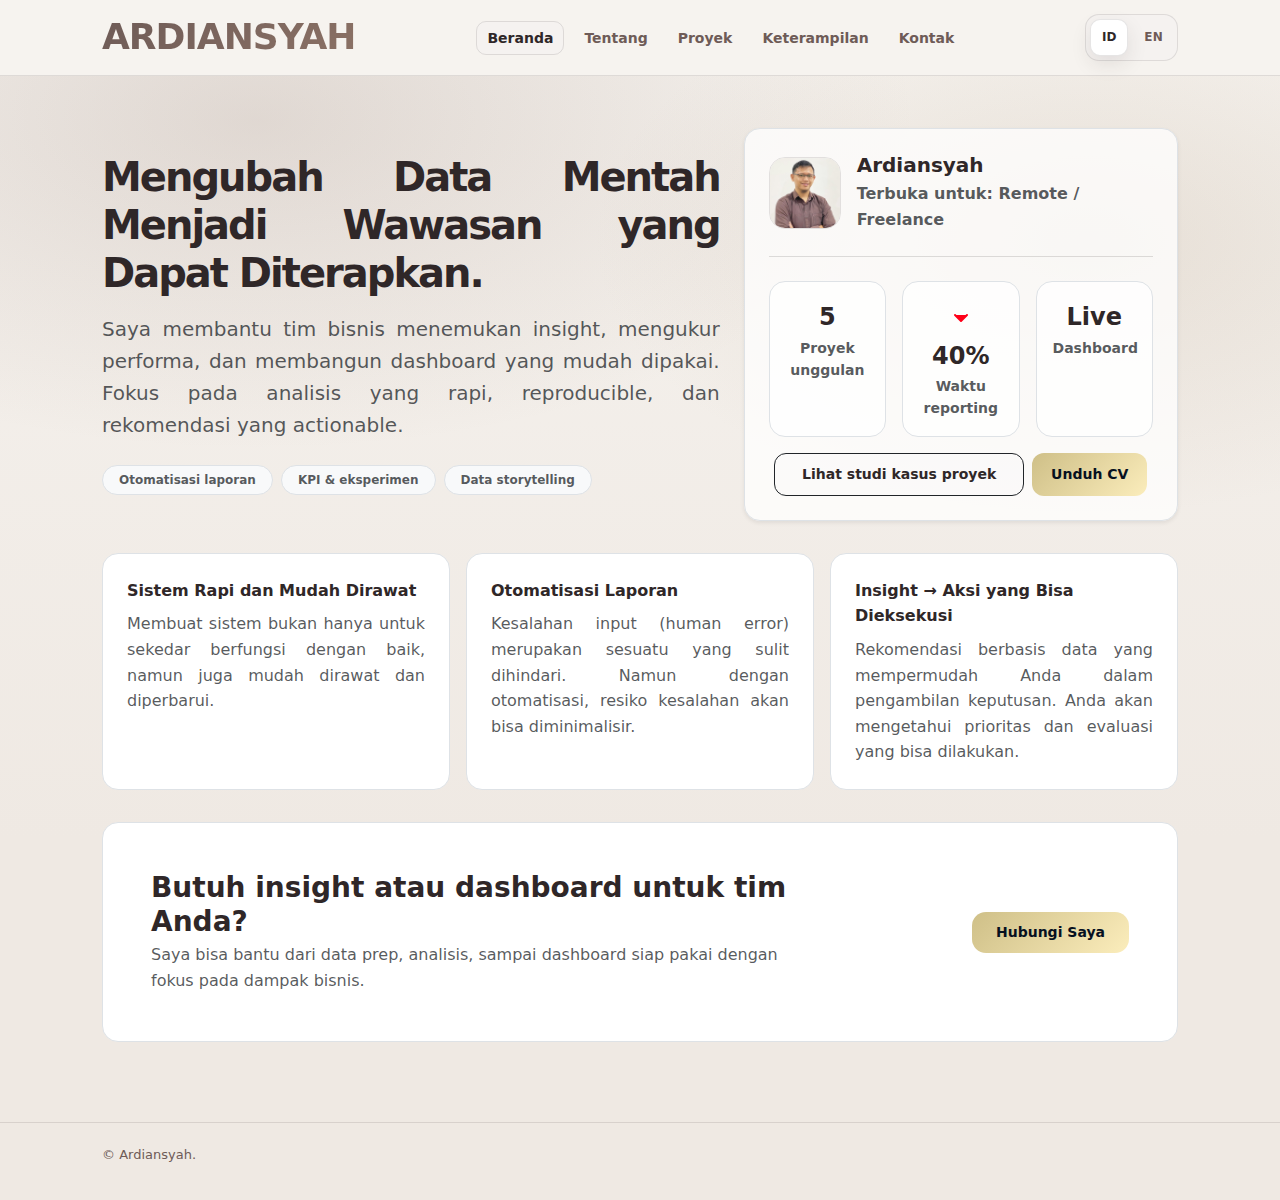
<file: index.html>
<!doctype html>
<html lang="id">

<head>
    <meta charset="utf-8" />
    <meta name="viewport" content="width=device-width, initial-scale=1" />
    <title>Ardiansyah — Data Analyst Portfolio</title>

    <!-- meta description i18n biasanya tidak perlu (optional, bisa dibuat dinamis via JS jika mau) -->
    <meta name="description"
        content="Portofolio Data Analyst: proyek analitik, dashboard, SQL, Python, dan insight berbasis data." />
    <meta name="theme-color" content="#0b1220" />
    <meta property="og:title" content="Ardiansyah — Data Analyst Portfolio" />
    <meta property="og:description"
        content="Proyek data analytics, dashboard, SQL, Python, dan insight berbasis data." />
    <meta property="og:type" content="website" />
    <meta property="og:image" content="assets/img/profile.jpg" />

    <!-- Set lang sedini mungkin agar tidak ada “flash” -->
    <script>
        (function () {
            try {
                var lang = (localStorage.getItem("site_lang") || "id").toLowerCase();
                lang = (lang === "en") ? "en" : "id";
                document.documentElement.setAttribute("lang", lang);
            } catch (e) { }
        })();
    </script>

    <link href="https://cdn.jsdelivr.net/npm/bootstrap@5.3.3/dist/css/bootstrap.min.css" rel="stylesheet">
    <link rel="stylesheet" href="assets/css/style.css" />
</head>

<body>
    <div id="siteHeader"></div>

    <div class="page-content">

        <!-- HERO -->
        <main class="pt-5 pb-2">
            <div class="container">
                <div class="row align-items-center g-4">

                    <!-- Left: Positioning -->
                    <div class="col-lg-7">
                        <h1 class="display-6 fw-bold mb-3" style="letter-spacing:-2px;text-align: justify;"
                            data-i18n-id="Mengubah Data Mentah Menjadi Wawasan yang Dapat Diterapkan."
                            data-i18n-en="Turning Raw Data into Actionable Insights."></h1>

                        <p class="lead text-muted mb-4 i18n-block" style="max-width: 58ch;text-align: justify;"
                            data-i18n-id="Saya membantu tim bisnis menemukan insight, mengukur performa, dan membangun dashboard yang mudah dipakai. Fokus pada analisis yang rapi, reproducible, dan rekomendasi yang actionable."
                            data-i18n-en="I help business teams uncover insights, measure performance, and build dashboards that people actually use. I focus on clean, reproducible analysis and actionable recommendations.">
                        </p>

                        <!-- Fokus layanan -->
                        <div class="d-flex flex-wrap gap-2 mt-4">
                            <span class="badge rounded-pill text-bg-light border text-muted px-3 py-2"
                                data-i18n-id="Otomatisasi laporan" data-i18n-en="Reporting automation"></span>

                            <span class="badge rounded-pill text-bg-light border text-muted px-3 py-2"
                                data-i18n-id="KPI & eksperimen" data-i18n-en="KPI & experiments"></span>

                            <span class="badge rounded-pill text-bg-light border text-muted px-3 py-2"
                                data-i18n-id="Data storytelling" data-i18n-en="Data storytelling"></span>
                        </div>
                    </div>

                    <!-- Right: Proof Card -->
                    <div class="col-lg-5">
                        <div class="p-4 border rounded-4 shadow-sm bg-white bg-opacity-75">
                            <div class="d-flex align-items-center gap-3">
                                <img src="assets/img/profile.jpg" alt="Foto profil Ardiansyah" width="72" height="72"
                                    class="rounded-4 object-fit-cover border"
                                    style="border-color: rgba(47,39,40,.12) !important;">
                                <div class="min-w-0">
                                    <div class="h5 fw-bold mb-1">Ardiansyah</div>

                                    <div class="text-muted fw-semibold" data-i18n-id="Terbuka untuk: Remote / Freelance"
                                        data-i18n-en="Open to: Remote / Freelance"></div>
                                </div>
                            </div>

                            <hr class="my-4" style="opacity:.15;">

                            <!-- Outcome / proof -->
                            <div class="row g-3">
                                <div class="col-4 text-center">
                                    <div class="p-3 border rounded-4 bg-white bg-opacity-75 h-100">
                                        <div class="fw-black fs-4 fw-bold" id="projectCount">0</div>
                                        <div class="small text-muted fw-semibold" data-i18n-id="Proyek unggulan"
                                            data-i18n-en="Featured projects"></div>
                                    </div>
                                </div>

                                <div class="col-4 text-center">
                                    <div class="p-3 border rounded-4 bg-white bg-opacity-75 h-100">
                                        <div class="fs-4 fw-bold">
                                            <svg xmlns="http://www.w3.org/2000/svg" width="24" height="24"
                                                viewBox="0 0 24 24" fill="#ff0019" stroke="#ff0019" stroke-width="2"
                                                stroke-linecap="round" stroke-linejoin="round" aria-hidden="true"
                                                focusable="false">
                                                <path d="M6 9l6 6 6-6" />
                                            </svg>
                                            40%
                                        </div>
                                        <div class="small text-muted fw-semibold" data-i18n-id="Waktu reporting"
                                            data-i18n-en="Reporting time"></div>
                                    </div>
                                </div>

                                <div class="col-4 text-center">
                                    <div class="p-3 border rounded-4 bg-white bg-opacity-75 h-100">
                                        <div class="fs-4 fw-bold">Live</div>
                                        <div class="small text-muted fw-semibold" data-i18n-id="Dashboard"
                                            data-i18n-en="Dashboards"></div>
                                    </div>
                                </div>
                            </div>

                            <!-- Single action -->
                            <div class="mt-3 text-center d-flex gap-2 justify-content-center flex-wrap">
                                <a class="btn btn-sm btn-outline-dark" href="work.html"
                                    style="border-radius:12px; font-weight:800; width: 65%;"
                                    data-i18n-id="Lihat studi kasus proyek"
                                    data-i18n-en="View project case studies"></a>

                                <!-- FIX: ini seharusnya Unduh CV -->
                                <a class="btn btn-sm btn-primary" href="assets/file/cv.pdf" target="_blank"
                                    rel="noopener"
                                    style="border:0; background: linear-gradient(135deg, rgba(204, 188, 129, .95), rgba(251, 236, 184, .95)); color:#06101f; font-weight:800; border-radius:12px; width: 30%;"
                                    data-i18n-id="Unduh CV" data-i18n-en="Download CV"></a>
                            </div>
                        </div>
                    </div>

                </div>
            </div>
        </main>

        <!-- VALUE PROPS -->
        <section class="py-4">
            <div class="container">
                <div class="row g-3">
                    <div class="col-lg-4">
                        <div class="p-4 border rounded-4 bg-white bg-opacity-60 h-100">
                            <div class="fw-bold mb-2" data-i18n-id="Sistem Rapi dan Mudah Dirawat"
                                data-i18n-en="Clean Systems, Easy to Maintain"></div>
                            <div class="text-muted i18n-block" style="text-align: justify;"
                                data-i18n-id="Membuat sistem bukan hanya untuk sekedar berfungsi dengan baik, namun juga mudah dirawat dan diperbarui."
                                data-i18n-en="I don't just build systems that work, I build systems that stay maintainable and easy to evolve.">
                            </div>
                        </div>
                    </div>

                    <div class="col-lg-4">
                        <div class="p-4 border rounded-4 bg-white bg-opacity-60 h-100">
                            <div class="fw-bold mb-2" data-i18n-id="Otomatisasi Laporan"
                                data-i18n-en="Report Automation"></div>
                            <div class="text-muted i18n-block" style="text-align: justify;"
                                data-i18n-id="Kesalahan input (human error) merupakan sesuatu yang sulit dihindari. Namun dengan otomatisasi, resiko kesalahan akan bisa diminimalisir."
                                data-i18n-en="Human error is hard to avoid, but automation can significantly reduce risk and improve consistency.">
                            </div>
                        </div>
                    </div>

                    <div class="col-lg-4">
                        <div class="p-4 border rounded-4 bg-white bg-opacity-60 h-100">
                            <div class="fw-bold mb-2" data-i18n-id="Insight → Aksi yang Bisa Dieksekusi"
                                data-i18n-en="Insights → Executable Actions"></div>
                            <div class="text-muted i18n-block" style="text-align: justify;"
                                data-i18n-id="Rekomendasi berbasis data yang mempermudah Anda dalam pengambilan keputusan. Anda akan mengetahui prioritas dan evaluasi yang bisa dilakukan."
                                data-i18n-en="Data-backed recommendations that simplify decision-making, clarify priorities, and guide what to evaluate next.">
                            </div>
                        </div>
                    </div>

                </div>
            </div>
        </section>

        <!-- FINAL CTA -->
        <section class="pt-2 pb-5">
            <div class="container">
                <div class="p-4 p-lg-5 border rounded-4 bg-white bg-opacity-60">
                    <div class="row align-items-center g-3">
                        <div class="col-lg-8">
                            <h3 class="fw-bold mb-1" data-i18n-id="Butuh insight atau dashboard untuk tim Anda?"
                                data-i18n-en="Need insights or dashboards for your team?"></h3>

                            <p class="text-muted mb-0 i18n-block"
                                data-i18n-id="Saya bisa bantu dari data prep, analisis, sampai dashboard siap pakai dengan fokus pada dampak bisnis."
                                data-i18n-en="I can help from data prep and analysis to production-ready dashboards—always focused on business impact.">
                            </p>
                        </div>

                        <div class="col-lg-4 d-flex gap-2 justify-content-lg-end flex-wrap">
                            <a class="btn btn-primary px-4" href="contact.html"
                                style="border:0; background: linear-gradient(135deg, rgba(204, 188, 129, .95), rgba(251, 236, 184, .95)); color:#06101f; font-weight:800; border-radius:14px;"
                                data-i18n-id="Hubungi Saya" data-i18n-en="Contact Me"></a>
                        </div>
                    </div>
                </div>
            </div>
        </section>

    </div>

    <div id="siteFooter"></div>

    <script src="https://cdn.jsdelivr.net/npm/bootstrap@5.3.3/dist/js/bootstrap.bundle.min.js"></script>
    <script type="module" src="assets/js/app.js"></script>

</body>

</html>
</file>
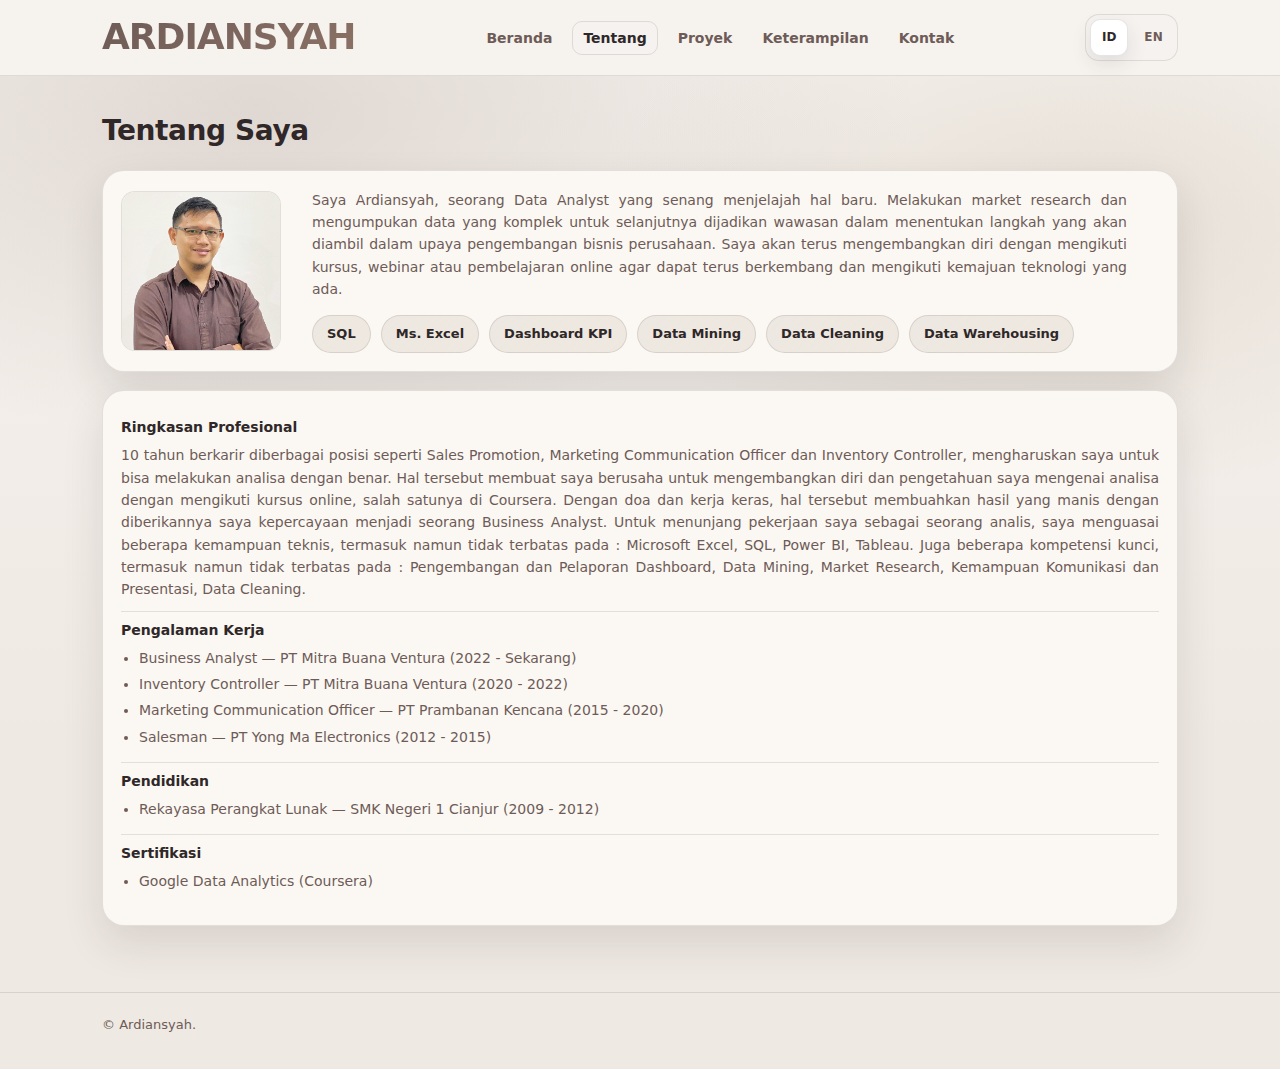
<file: about.html>
<!doctype html>
<html lang="id">

<head>
    <meta charset="utf-8" />
    <meta name="viewport" content="width=device-width, initial-scale=1" />
    <title>Tentang — Ardiansyah</title>

    <meta name="description"
        content="Tentang Ardiansyah: ringkasan profesional, pendidikan, pengalaman, dan sertifikasi." />
    <meta name="theme-color" content="#F6F3EF" />

    <script>
        (function () {
            try {
                var lang = (localStorage.getItem("site_lang") || "id").toLowerCase();
                lang = (lang === "en") ? "en" : "id";
                document.documentElement.setAttribute("lang", lang);
            } catch (e) { }
        })();
    </script>

    <link href="https://cdn.jsdelivr.net/npm/bootstrap@5.3.3/dist/css/bootstrap.min.css" rel="stylesheet">
    <link rel="stylesheet" href="assets/css/style.css" />
</head>

<body>
    <div id="siteHeader"></div>

    <div class="page-content">
        <main>
            <div class="container">

                <h1>
                    <strong data-i18n-id="Tentang Saya" data-i18n-en="About Me"></strong>
                </h1>

                <div class="about-wrap">

                    <!-- Card 1: Foto + Tentang Saya -->
                    <section class="about-hero-card" aria-label="Tentang saya" data-i18n-attr="aria-label"
                        data-i18n-id="Tentang saya" data-i18n-en="About me">
                        <div class="about-photo">
                            <img src="assets/img/profile.jpg" alt="Foto profil profesional" loading="lazy"
                                data-i18n-attr="alt" data-i18n-id="Foto profil profesional"
                                data-i18n-en="Professional profile photo" />
                        </div>

                        <div class="hero-text">
                            <p class="about-hero-text i18n-block"
                                data-i18n-id="Saya Ardiansyah, seorang Data Analyst yang senang menjelajah hal baru. Melakukan market research dan mengumpukan data yang komplek untuk selanjutnya dijadikan wawasan dalam menentukan langkah yang akan diambil dalam upaya pengembangan bisnis perusahaan. Saya akan terus mengembangkan diri dengan mengikuti kursus, webinar atau pembelajaran online agar dapat terus berkembang dan mengikuti kemajuan teknologi yang ada."
                                data-i18n-en="I’m Ardiansyah, a Data Analyst who enjoys exploring new things. I conduct market research and work with complex data, turning it into insights to guide decisions and support business growth. I continuously develop myself through courses, webinars, and online learning to keep up with technological progress.">
                            </p>

                            <div class="about-highlights" aria-label="Highlight kompetensi" data-i18n-attr="aria-label"
                                data-i18n-id="Highlight kompetensi" data-i18n-en="Key competencies">
                                <span class="about-pill" data-i18n-id="SQL" data-i18n-en="SQL"></span>

                                <span class="about-pill" data-i18n-id="Ms. Excel" data-i18n-en="Microsoft Excel"></span>

                                <span class="about-pill" data-i18n-id="Dashboard KPI"
                                    data-i18n-en="KPI Dashboards"></span>

                                <span class="about-pill" data-i18n-id="Data Mining" data-i18n-en="Data Mining"></span>

                                <span class="about-pill" data-i18n-id="Data Cleaning"
                                    data-i18n-en="Data Cleaning"></span>

                                <span class="about-pill" data-i18n-id="Data Warehousing"
                                    data-i18n-en="Data Warehousing"></span>
                            </div>
                        </div>
                    </section>

                    <!-- Card 2: Ringkasan + Section -->
                    <section class="about-main-card" aria-label="Detail profil" data-i18n-attr="aria-label"
                        data-i18n-id="Detail profil" data-i18n-en="Profile details">

                        <div class="about-section">
                            <h3 class="about-h3" data-i18n-id="Ringkasan Profesional"
                                data-i18n-en="Professional Summary"></h3>

                            <p class="about-p i18n-block" style="text-align: justify;"
                                data-i18n-id="10 tahun berkarir diberbagai posisi seperti Sales Promotion, Marketing Communication Officer dan Inventory Controller, mengharuskan saya untuk bisa melakukan analisa dengan benar. Hal tersebut membuat saya berusaha untuk mengembangkan diri dan pengetahuan saya mengenai analisa dengan mengikuti kursus online, salah satunya di Coursera. Dengan doa dan kerja keras, hal tersebut membuahkan hasil yang manis dengan diberikannya saya kepercayaan menjadi seorang Business Analyst. Untuk menunjang pekerjaan saya sebagai seorang analis, saya menguasai beberapa kemampuan teknis, termasuk namun tidak terbatas pada : Microsoft Excel, SQL, Power BI, Tableau. Juga beberapa kompetensi kunci, termasuk namun tidak terbatas pada : Pengembangan dan Pelaporan Dashboard, Data Mining, Market Research, Kemampuan Komunikasi dan Presentasi, Data Cleaning."
                                data-i18n-en="With 10 years of experience across roles such as Sales Promotion, Marketing Communication Officer, and Inventory Controller, I developed a strong foundation in analytical thinking and accurate analysis. This motivated me to deepen my knowledge through online courses, including Coursera. Through consistent effort, I earned the trust to take on a Business Analyst role. To support my work as an analyst, I use a range of technical skills including (but not limited to) Microsoft Excel, SQL, Power BI, and Tableau, along with key competencies such as dashboard development and reporting, data mining, market research, communication and presentation, and data cleaning.">
                            </p>
                        </div>

                        <div class="about-section">
                            <h3 class="about-h3" data-i18n-id="Pengalaman Kerja" data-i18n-en="Work Experience"></h3>

                            <ul class="about-list">
                                <li data-i18n-id="Business Analyst — PT Mitra Buana Ventura (2022 - Sekarang)"
                                    data-i18n-en="Business Analyst — PT Mitra Buana Ventura (2022 - Present)"></li>

                                <li data-i18n-id="Inventory Controller — PT Mitra Buana Ventura (2020 - 2022)"
                                    data-i18n-en="Inventory Controller — PT Mitra Buana Ventura (2020 - 2022)"></li>

                                <li data-i18n-id="Marketing Communication Officer — PT Prambanan Kencana (2015 - 2020)"
                                    data-i18n-en="Marketing Communication Officer — PT Prambanan Kencana (2015 - 2020)">
                                </li>

                                <li data-i18n-id="Salesman — PT Yong Ma Electronics (2012 - 2015)"
                                    data-i18n-en="Sales Representative — PT Yong Ma Electronics (2012 - 2015)"></li>
                            </ul>
                        </div>

                        <div class="about-section">
                            <h3 class="about-h3" data-i18n-id="Pendidikan" data-i18n-en="Education"></h3>

                            <ul class="about-list">
                                <li data-i18n-id="Rekayasa Perangkat Lunak — SMK Negeri 1 Cianjur (2009 - 2012)"
                                    data-i18n-en="Software Engineering — SMK Negeri 1 Cianjur (2009 - 2012)"></li>
                            </ul>
                        </div>

                        <div class="about-section">
                            <h3 class="about-h3" data-i18n-id="Sertifikasi" data-i18n-en="Certifications"></h3>

                            <ul class="about-list">
                                <li data-i18n-id="Google Data Analytics (Coursera)"
                                    data-i18n-en="Google Data Analytics (Coursera)"></li>
                            </ul>
                        </div>

                    </section>
                </div>
            </div>
        </main>
    </div>

    <div id="siteFooter"></div>

    <script src="https://cdn.jsdelivr.net/npm/bootstrap@5.3.3/dist/js/bootstrap.bundle.min.js"></script>
    <script type="module" src="assets/js/app.js"></script>
</body>

</html>
</file>
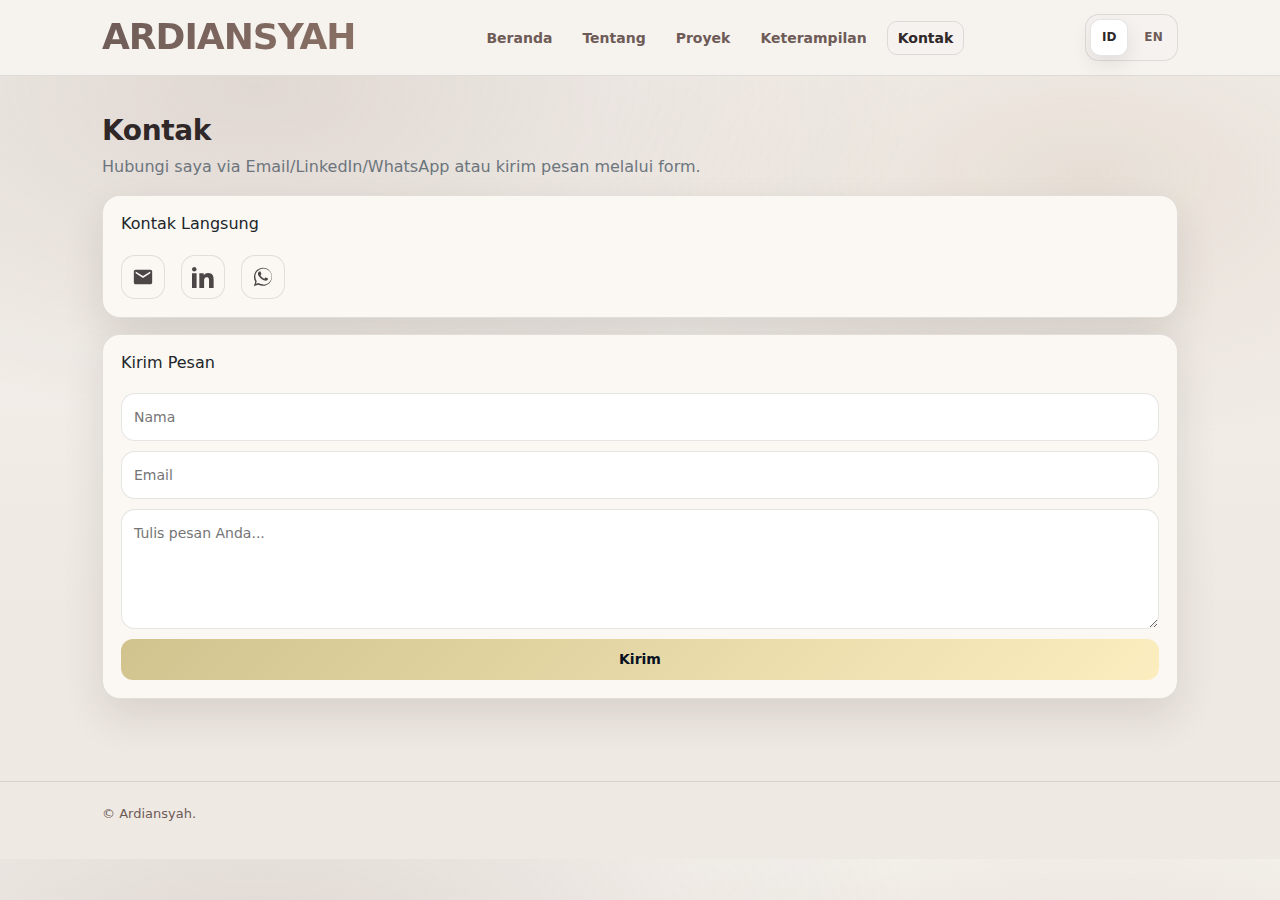
<file: contact.html>
<!doctype html>
<html lang="id">

<head>
    <meta charset="utf-8" />
    <meta name="viewport" content="width=device-width, initial-scale=1" />
    <title>Contact - Ardiansyah</title>

    <meta name="description" content="Hubungi Ardiansyah via email, LinkedIn, WhatsApp, atau formulir kontak." />
    <meta name="theme-color" content="#0b1220" />

    <script>
        (function () {
            try {
                var lang = (localStorage.getItem("site_lang") || "id").toLowerCase();
                lang = (lang === "en") ? "en" : "id";
                document.documentElement.setAttribute("lang", lang);
            } catch (e) { }
        })();
    </script>

    <link href="https://cdn.jsdelivr.net/npm/bootstrap@5.3.3/dist/css/bootstrap.min.css" rel="stylesheet">
    <link rel="stylesheet" href="assets/css/style.css" />
</head>

<body>

    <div id="siteHeader"></div>

    <div class="page-content">
        <main>
            <div class="container">

                <h1>
                    <strong data-i18n-id="Kontak" data-i18n-en="Contact"></strong>
                </h1>

                <p class="label text-secondary i18n-block"
                    data-i18n-id="Hubungi saya via Email/LinkedIn/WhatsApp atau kirim pesan melalui form."
                    data-i18n-en="Reach me via Email/LinkedIn/WhatsApp or send a message using the form."></p>

                <div class="grid">
                    <div class="card">
                        <h2 style="margin:0 0 10px;font-size:16px;" data-i18n-id="Kontak Langsung"
                            data-i18n-en="Direct Contact"></h2>

                        <div class="contact-icons">

                            <!-- Gmail -->
                            <a href="mailto:kangardiansyah18@mail.com" class="contact-icon" data-tooltip="Email"
                                aria-label="Email" data-i18n-attr="data-tooltip" data-i18n-id="Email"
                                data-i18n-en="Email">
                                <!-- Gmail SVG -->
                                <svg viewBox="0 0 24 24" aria-hidden="true">
                                    <path d="M20 4H4c-1.1 0-2 .9-2 2v12c0 1.1.9 2 2 2h16
                         c1.1 0 2-.9 2-2V6c0-1.1-.9-2-2-2zm0 4-8 5-8-5V6
                         l8 5 8-5v2z" />
                                </svg>
                            </a>

                            <!-- LinkedIn -->
                            <a href="https://www.linkedin.com/in/kangardiansyah/" target="_blank" rel="noopener"
                                class="contact-icon" data-tooltip="LinkedIn" aria-label="LinkedIn"
                                data-i18n-attr="data-tooltip" data-i18n-id="LinkedIn" data-i18n-en="LinkedIn">
                                <svg viewBox="0 0 24 24" aria-hidden="true">
                                    <path d="M4.98 3.5C4.98 4.88 3.87 6 2.5 6
                         1.12 6 0 4.88 0 3.5 0 2.12 1.12 1 2.5 1
                         3.87 1 4.98 2.12 4.98 3.5zM0 8h5v16H0zM8
                         8h4.8v2.2h.07c.67-1.27 2.3-2.6 4.73-2.6
                         5.05 0 6 3.3 6 7.6V24h-5v-7.5c0-1.8-.03-4.1
                         -2.5-4.1-2.5 0-2.9 1.95-2.9 4v7.6H8z" />
                                </svg>
                            </a>

                            <!-- WhatsApp -->
                            <a href="https://wa.me/628979881086" target="_blank" rel="noopener" class="contact-icon"
                                data-tooltip="WhatsApp" aria-label="WhatsApp" data-i18n-attr="data-tooltip"
                                data-i18n-id="WhatsApp" data-i18n-en="WhatsApp">
                                <svg viewBox="0 0 24 24" aria-hidden="true">
                                    <path d="M12.04 2C6.58 2 2.13 6.46 2.13
                         11.92c0 1.9.5 3.7 1.45 5.29L2 22l4.9-1.58
                         c1.52.83 3.23 1.26 5.02 1.26 5.46 0 9.91
                         -4.45 9.91-9.91C21.83 6.46 17.5 2 12.04 2zm0
                         17.99c-1.62 0-3.2-.43-4.58-1.25l-.33-.2-2.9
                         .94.96-2.82-.21-.35c-.9-1.42-1.37-3.05
                         -1.37-4.74 0-4.92 4-8.92 8.93-8.92
                         4.92 0 8.92 4 8.92 8.92 0 4.93-4 8.92
                         -8.92 8.92zm5.11-6.65c-.28-.14-1.64-.81
                         -1.9-.9-.25-.09-.44-.14-.62.14-.18.28
                         -.71.9-.87 1.08-.16.18-.32.2-.6.07
                         -.28-.14-1.18-.43-2.25-1.38-.83-.74
                         -1.39-1.66-1.56-1.94-.16-.28-.02-.43
                         .12-.57.13-.13.28-.32.42-.48.14-.16
                         .18-.28.28-.46.09-.18.05-.35-.02-.5
                         -.07-.14-.62-1.49-.85-2.04-.22-.54
                         -.44-.46-.62-.47-.16-.01-.35-.01
                         -.53-.01-.18 0-.46.07-.71.35-.25.28
                         -.94.92-.94 2.25 0 1.32.97 2.6 1.1
                         2.78.14.18 1.9 2.9 4.6 4.07.64.28
                         1.14.44 1.53.57.64.2 1.22.17 1.68
                         .1.51-.08 1.64-.67 1.87-1.32.23-.64
                         .23-1.19.16-1.32-.07-.13-.25-.2-.53
                         -.35z" />
                                </svg>
                            </a>

                        </div>
                    </div>

                    <div class="card">
                        <h2 style="margin:0 0 10px;font-size:16px;" data-i18n-id="Kirim Pesan"
                            data-i18n-en="Send a Message"></h2>

                        <form id="contactForm">

                            <label class="sr-only" for="name" data-i18n-id="Nama" data-i18n-en="Name"></label>

                            <input id="name" name="name" type="text" placeholder="Nama" required
                                data-i18n-attr="placeholder" data-i18n-id="Nama" data-i18n-en="Name" />

                            <label class="sr-only" for="email" data-i18n-id="Email" data-i18n-en="Email"></label>

                            <input id="email" name="email" type="email" placeholder="Email" required
                                data-i18n-attr="placeholder" data-i18n-id="Email" data-i18n-en="Email" />

                            <label class="sr-only" for="message" data-i18n-id="Pesan" data-i18n-en="Message"></label>

                            <textarea id="message" name="message" placeholder="Tulis pesan Anda..." required
                                data-i18n-attr="placeholder" data-i18n-id="Tulis pesan Anda..."
                                data-i18n-en="Write your message..."></textarea>

                            <button class="btn primary" type="submit" data-i18n-id="Kirim" data-i18n-en="Send"></button>

                        </form>
                    </div>
                </div>

            </div>
        </main>
    </div>

    <div id="siteFooter"></div>

    <script src="https://cdn.jsdelivr.net/npm/bootstrap@5.3.3/dist/js/bootstrap.bundle.min.js"></script>
    <script type="module" src="assets/js/app.js"></script>
</body>

</html>
</file>
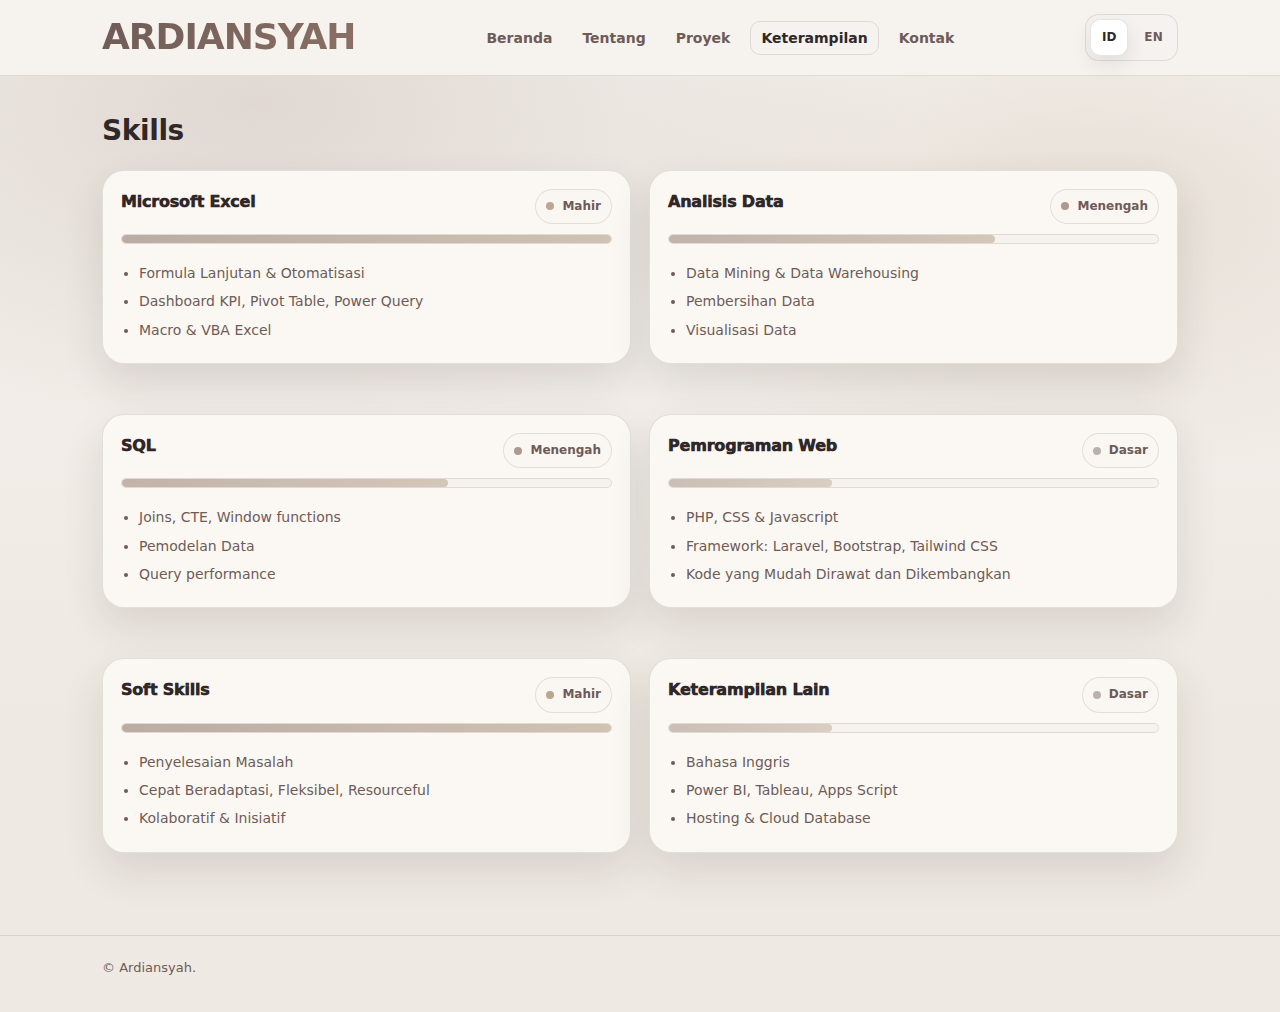
<file: skills.html>
<!doctype html>
<html lang="id">

<head>
    <meta charset="utf-8" />
    <meta name="viewport" content="width=device-width, initial-scale=1" />
    <title>Skills - Ardiansyah</title>

    <meta name="description"
        content="Keterampilan data analyst: SQL, Python, BI, statistik, eksperimen, dan komunikasi insight." />
    <meta name="theme-color" content="#0b1220" />

    <script>
        (function () {
            try {
                var lang = (localStorage.getItem("site_lang") || "id").toLowerCase();
                lang = (lang === "en") ? "en" : "id";
                document.documentElement.setAttribute("lang", lang);
            } catch (e) { }
        })();
    </script>

    <link href="https://cdn.jsdelivr.net/npm/bootstrap@5.3.3/dist/css/bootstrap.min.css" rel="stylesheet">
    <link rel="stylesheet" href="assets/css/style.css" />
</head>

<body>
    <div id="siteHeader"></div>

    <div class="page-content">
        <main>
            <div class="container">
                <h1>
                    <strong data-i18n-id="Skills" data-i18n-en="Skills"></strong>
                </h1>

                <div class="grid-2">

                    <!-- Microsoft Excel -->
                    <div class="card skill-card">
                        <div class="skill-head">
                            <h2 class="skill-title" data-i18n-id="Microsoft Excel" data-i18n-en="Microsoft Excel"></h2>

                            <span class="skill-level level-advanced" data-i18n-id="Mahir"
                                data-i18n-en="Advanced"></span>
                        </div>

                        <div class="skill-meter" aria-hidden="true">
                            <span class="skill-meter-bar level-advanced"></span>
                        </div>

                        <ul class="skill-list">
                            <li data-i18n-id="Formula Lanjutan & Otomatisasi"
                                data-i18n-en="Advanced Formulas & Automation"></li>
                            <li data-i18n-id="Dashboard KPI, Pivot Table, Power Query"
                                data-i18n-en="KPI dashboards, Pivot Tables, Power Query"></li>
                            <li data-i18n-id="Macro & VBA Excel" data-i18n-en="Excel Macros & VBA"></li>
                        </ul>
                    </div>

                    <!-- Data Analysis -->
                    <div class="card skill-card">
                        <div class="skill-head">
                            <h2 class="skill-title" data-i18n-id="Analisis Data" data-i18n-en="Data Analysis"></h2>

                            <span class="skill-level level-intermediate" data-i18n-id="Menengah"
                                data-i18n-en="Intermediate"></span>
                        </div>

                        <div class="skill-meter" aria-hidden="true">
                            <span class="skill-meter-bar level-intermediate"></span>
                        </div>

                        <ul class="skill-list">
                            <li data-i18n-id="Data Mining & Data Warehousing"
                                data-i18n-en="Data Mining & Data Warehousing"></li>
                            <li data-i18n-id="Pembersihan Data" data-i18n-en="Data Cleaning"></li>
                            <li data-i18n-id="Visualisasi Data" data-i18n-en="Data Visualization"></li>
                        </ul>
                    </div>

                    <!-- SQL -->
                    <div class="card skill-card">
                        <div class="skill-head">
                            <h2 class="skill-title" data-i18n-id="SQL" data-i18n-en="SQL"></h2>

                            <span class="skill-level level-intermediate" data-i18n-id="Menengah"
                                data-i18n-en="Intermediate"></span>
                        </div>

                        <div class="skill-meter" aria-hidden="true">
                            <span class="skill-meter-bar level-intermediate"></span>
                        </div>

                        <ul class="skill-list">
                            <li data-i18n-id="Joins, CTE, Window functions"
                                data-i18n-en="Joins, CTE, Window functions"></li>
                            <li data-i18n-id="Pemodelan Data" data-i18n-en="Data modeling"></li>
                            <li data-i18n-id="Query performance" data-i18n-en="Query performance"></li>
                        </ul>
                    </div>

                    <!-- Web Programming -->
                    <div class="card skill-card">
                        <div class="skill-head">
                            <h2 class="skill-title" data-i18n-id="Pemrograman Web" data-i18n-en="Web Programming"></h2>

                            <span class="skill-level level-basic" data-i18n-id="Dasar" data-i18n-en="Basic"></span>
                        </div>

                        <div class="skill-meter" aria-hidden="true">
                            <span class="skill-meter-bar level-basic"></span>
                        </div>

                        <ul class="skill-list">
                            <li data-i18n-id="PHP, CSS & Javascript" data-i18n-en="PHP, CSS & JavaScript"></li>
                            <li data-i18n-id="Framework: Laravel, Bootstrap, Tailwind CSS"
                                data-i18n-en="Frameworks: Laravel, Bootstrap, Tailwind CSS"></li>
                            <li data-i18n-id="Kode yang Mudah Dirawat dan Dikembangkan" data-i18n-en="Clean Code Programming"></li>
                        </ul>
                    </div>

                    <!-- Soft Skills -->
                    <div class="card skill-card">
                        <div class="skill-head">
                            <h2 class="skill-title" data-i18n-id="Soft Skills" data-i18n-en="Soft Skills"></h2>

                            <span class="skill-level level-advanced" data-i18n-id="Mahir"
                                data-i18n-en="Advanced"></span>
                        </div>

                        <div class="skill-meter" aria-hidden="true">
                            <span class="skill-meter-bar level-advanced"></span>
                        </div>

                        <ul class="skill-list">
                            <li data-i18n-id="Penyelesaian Masalah" data-i18n-en="Problem-solving"></li>
                            <li data-i18n-id="Cepat Beradaptasi, Fleksibel, Resourceful"
                                data-i18n-en="Adaptive, Flexible, Resourceful"></li>
                            <li data-i18n-id="Kolaboratif & Inisiatif" data-i18n-en="Collaborative & Proactive"></li>
                        </ul>
                    </div>

                    <!-- Other Skills -->
                    <div class="card skill-card">
                        <div class="skill-head">
                            <h2 class="skill-title" data-i18n-id="Keterampilan Lain" data-i18n-en="Other Skills"></h2>

                            <span class="skill-level level-basic" data-i18n-id="Dasar" data-i18n-en="Basic"></span>
                        </div>

                        <div class="skill-meter" aria-hidden="true">
                            <span class="skill-meter-bar level-basic"></span>
                        </div>

                        <ul class="skill-list">
                            <li data-i18n-id="Bahasa Inggris" data-i18n-en="English"></li>
                            <li data-i18n-id="Power BI, Tableau, Apps Script"
                                data-i18n-en="Power BI, Tableau, Apps Script"></li>
                            <li data-i18n-id="Hosting & Cloud Database" data-i18n-en="Hosting & Cloud Databases"></li>
                        </ul>
                    </div>

                </div>
            </div>
        </main>
    </div>

    <div id="siteFooter"></div>

    <script src="https://cdn.jsdelivr.net/npm/bootstrap@5.3.3/dist/js/bootstrap.bundle.min.js"></script>
    <script type="module" src="assets/js/app.js"></script>
</body>

</html>
</file>
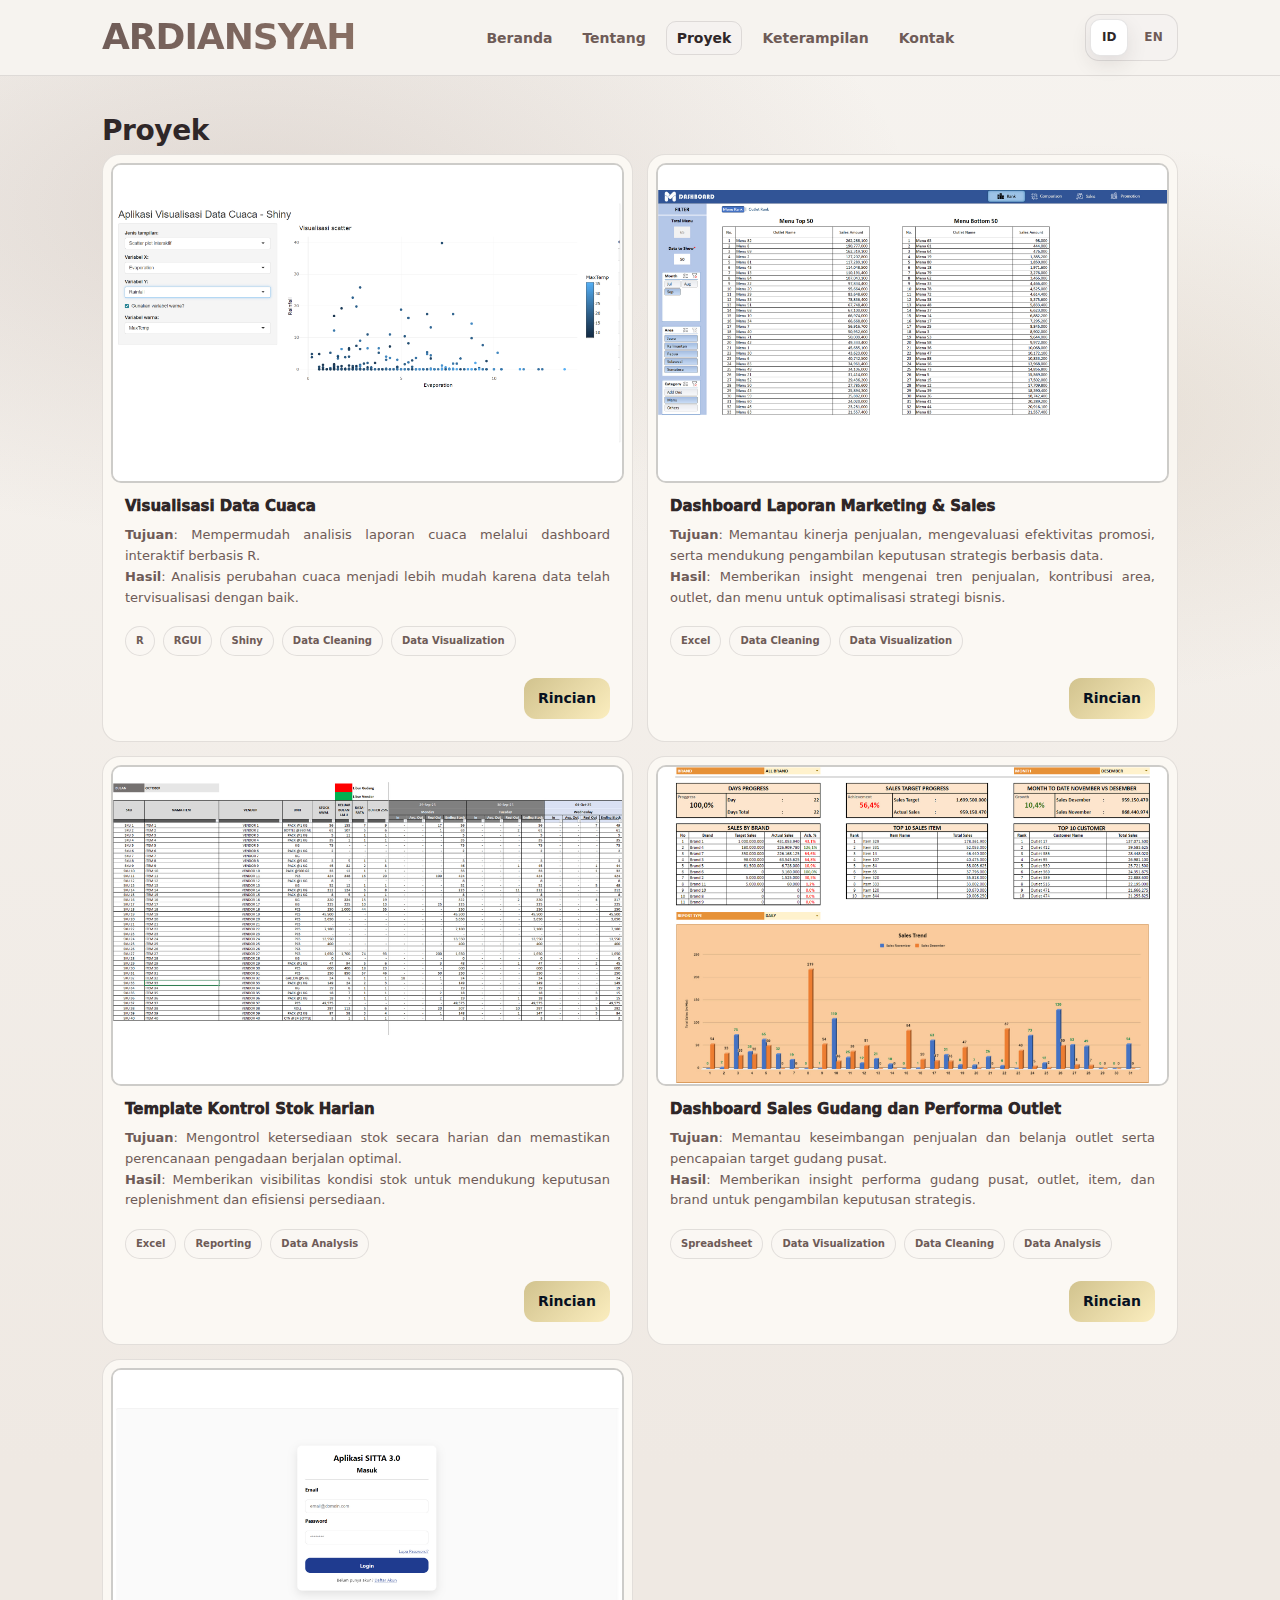
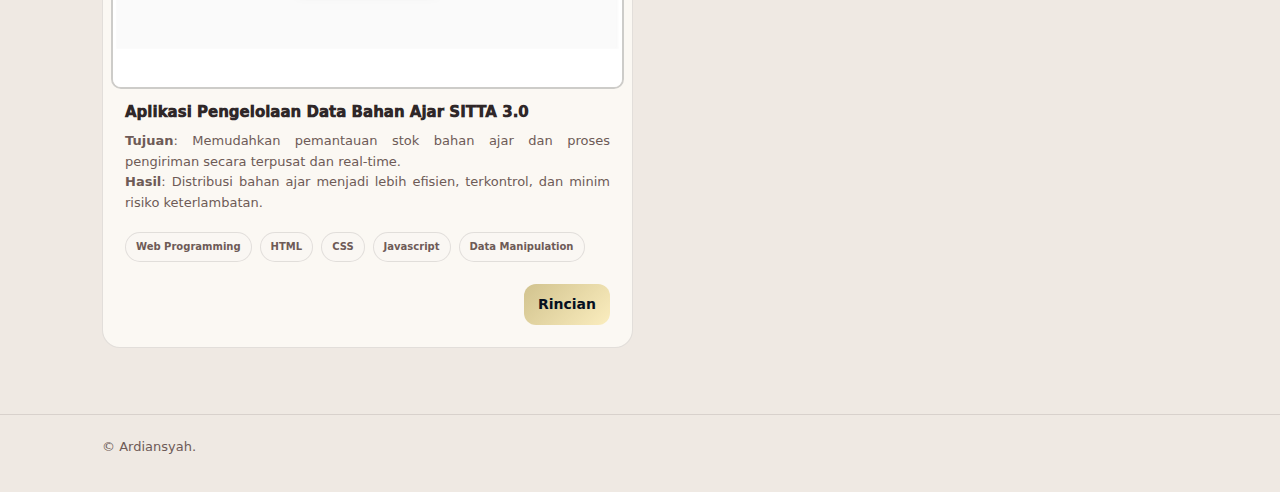
<file: work.html>
<!doctype html>
<html lang="id">

<head>
    <meta charset="utf-8" />
    <meta name="viewport" content="width=device-width, initial-scale=1" />
    <title>Proyek — Ardiansyah</title>
    <meta name="description"
        content="Kumpulan proyek data analytics: dashboard, SQL, Python, eksperimen, dan laporan insight." />
    <meta name="theme-color" content="#0b1220" />
    <script>
        (function () {
            try {
                var lang = (localStorage.getItem("site_lang") || "id").toLowerCase();
                lang = (lang === "en") ? "en" : "id";
                document.documentElement.setAttribute("lang", lang);
            } catch (e) { }
        })();
    </script>

    <link href="https://cdn.jsdelivr.net/npm/bootstrap@5.3.3/dist/css/bootstrap.min.css" rel="stylesheet">
    <link rel="stylesheet" href="assets/css/style.css" />    

</head>

<body>
    <div id="siteHeader"></div>
    <div class="page-content">
        <main>
            <div class="container">
                <h1><strong>Proyek</strong></h1>
    
                <div class="work-grid" id="workGrid" aria-live="polite"></div>
            </div>
        </main>
    </div>
    <div id="siteFooter"></div>
    <!-- Project Details Modal -->
    <div class="modal fade" id="projectModal" tabindex="-1" aria-hidden="true">
        <div class="modal-dialog modal-lg modal-dialog-centered modal-dialog-scrollable">
            <div class="modal-content project-modal">
                <div class="modal-header">
                    <h5 class="modal-title" id="pmTitle">Detail Proyek</h5>
                    <button type="button" class="btn-close" data-bs-dismiss="modal" aria-label="Tutup"></button>
                </div>
    
                <div class="modal-body">
                    <!-- Carousel -->
                    <div id="pmCarousel" class="carousel slide mb-3" data-bs-ride="false">
                        <div class="carousel-indicators" id="pmIndicators"></div>
    
                        <div class="carousel-inner" id="pmSlides"></div>
    
                        <button class="carousel-control-prev" type="button" data-bs-target="#pmCarousel"
                            data-bs-slide="prev">
                            <span class="carousel-control-prev-icon" aria-hidden="true"></span>
                            <span class="visually-hidden">Sebelumnya</span>
                        </button>
                        <button class="carousel-control-next" type="button" data-bs-target="#pmCarousel"
                            data-bs-slide="next">
                            <span class="carousel-control-next-icon" aria-hidden="true"></span>
                            <span class="visually-hidden">Berikutnya</span>
                        </button>
                    </div>
    
                    <!-- Skills -->
                    <div class="d-flex flex-wrap gap-2 mb-3" id="pmSkills"></div>
    
                    <!-- Description -->
                    <div class="project-desc" id="pmDesc" style="text-align: justify;"></div>
                </div>
    
                <div class="modal-footer">
                    <button type="button" class="btn btn-close-modal" data-bs-dismiss="modal" data-i18n-id="Tutup" data-i18n-en="Close"></button>
                </div>
            </div>
        </div>
    </div>

    <script src="https://cdn.jsdelivr.net/npm/bootstrap@5.3.3/dist/js/bootstrap.bundle.min.js"></script>
    <script type="module" src="assets/js/app.js"></script>

</body>

</html>
</file>
<file: assets/css/style.css>
:root {
    /* Light warm elegant */
    --bg: #F6F3EF;
    --panel: #FFFFFF;
    --card: #FBF8F3;
    --text: #2F2728;
    --muted: #6E5B57;
    --line: rgba(47, 39, 40, .12);

    /* Accent inspired by your palette */
    --accent: #8B7165;
    /* taupe */
    --accent2: #B7A289;
    /* sand */

    --shadow: 0 18px 40px rgba(47, 39, 40, .12);
    --radius: 18px;
    --max: 1100px;

    /* Tinggi header untuk overlay & mobile-menu (sesuaikan jika header berubah) */
    --header-h: 72px;
}

* {
    box-sizing: border-box;
}

html {
    scroll-behavior: smooth;
}

/* ===== Sticky Hardening (anti sticky mati) =====
   Sticky bisa gagal kalau ada parent yang jadi scroll container (overflow auto/hidden)
   atau ada transform/filter di ancestor. Ini memastikan layout tetap "normal".
*/
html,
body {
    height: auto;
}

/* Anti flash i18n: sembunyikan sebentar sampai i18n siap */
html.lang-preload body {
    filter: blur(2px);
    opacity: .2;
}

html.i18n-ready body {
    filter: none;
    opacity: 1;
    transition: filter .12s ease, opacity .12s ease;
}

/* ================================
   i18n visibility (HANYA tampilkan bahasa aktif)
   ================================ */
.i18n-id,
.i18n-en {
    display: inline;
}

html[lang="id"] .i18n-en {
    display: none !important;
}

html[lang="en"] .i18n-id {
    display: none !important;
}

/* Jika Anda butuh elemen yang memang harus block */
.i18n-block .i18n-id,
.i18n-block .i18n-en {
    display: block;
}

body {
    margin: 0;
    font-family: ui-sans-serif, system-ui, -apple-system, Segoe UI, Roboto, Helvetica, Arial;
    background:
        radial-gradient(1200px 600px at 20% 10%, rgba(139, 113, 101, .20), transparent 55%),
        radial-gradient(900px 500px at 85% 20%, rgba(183, 162, 137, .22), transparent 55%),
        linear-gradient(180deg, var(--bg), #EFE9E3 70%);
    color: var(--text);
    line-height: 1.6;
    overflow-x: hidden;
    /* aman, tidak mematikan sticky */
}

a {
    color: inherit;
    text-decoration: none;
}

img {
    max-width: 100%;
    display: block;
}

.container {
    width: min(var(--max), calc(100% - 40px));
    margin: 0 auto;
}

/* ================================
   BLUR MODE (HEADER TIDAK IKUT BLUR)
   ================================
   Wajib HTML:
   <header>...</header>
   <div class="page-content">
     <main>...</main>
     <footer>...</footer>
   </div>
*/
.page-content {
    position: relative;
    z-index: 1;
    margin-top: 5em;

    /* penting untuk sticky: jangan jadikan wrapper sebagai scroll container */
    overflow: visible !important;
    height: auto !important;
    transform: none !important;

    transition: filter .25s ease, opacity .25s ease;
}

body.nav-open .page-content {
    filter: blur(8px);
    opacity: .35;
}

body.nav-open {
    overflow: hidden;
    /* lock scroll saat menu terbuka */
}

/* ================================
   Header / Nav
   ================================ */
header {
    position: fixed;
    display: block;
    width: 100%;
    top: 0;
    z-index: 2000;
    background: rgba(246, 243, 239, 1);
    border-bottom: 1px solid var(--line);
}

.nav {
    display: flex;
    align-items: center;
    justify-content: space-between;
    padding: 14px 0;
    gap: 12px;
}

.brand {
    display: flex;
    align-items: center;
    gap: 10px;
    font-weight: 800;
    letter-spacing: .2px;
}

.dot {
    width: 10px;
    height: 10px;
    border-radius: 50%;
    background: linear-gradient(135deg, var(--accent), var(--accent2));
    box-shadow: 0 0 0 4px rgba(134, 183, 255, .12);
}

nav ul {
    list-style: none;
    margin: 0;
    padding: 0;
    display: flex;
    gap: 10px;
    align-items: center;
}

nav a {
    color: var(--muted);
    font-weight: 800;
    font-size: 14px;
    padding: 8px 10px;
    border-radius: 10px;
    transition: .2s ease;
}

nav a:hover {
    color: var(--text);
    background: rgba(232, 238, 252, .06);
}

nav a.active {
    color: var(--text);
    background: rgba(232, 238, 252, .10);
    border: 1px solid var(--line);
}

.nav-cta {
    display: flex;
    gap: 10px;
    align-items: center;
    background: rgba(232, 238, 252, .10);
    border: 1px solid var(--line);
    border-radius: 10px;
    padding: 2px;
}

/* ================================
   Language Toggle (ID/EN)
   Active side = white box
   ================================ */
.lang-switch {
    display: inline-flex;
    align-items: center;
    gap: 6px;
    padding: 4px;
    border-radius: 14px;
    border: 1px solid var(--line);
    background: rgba(232, 238, 252, .10);
}

.lang-switch .lang-opt {
    appearance: none;
    border: 0;
    background: transparent;
    color: var(--muted);
    font-weight: 900;
    font-size: 12px;
    letter-spacing: .2px;
    padding: 8px 10px;
    border-radius: 10px;
    cursor: pointer;
    transition: background .2s ease, color .2s ease, transform .2s ease;
    min-width: 38px;
    text-align: center;
}

.lang-switch .lang-opt:hover {
    transform: translateY(-1px);
    color: var(--text);
}

.lang-switch .lang-opt.is-active {
    background: #fff;
    color: var(--text);
    border: 1px solid var(--line);
    box-shadow: 0 8px 20px rgba(47, 39, 40, .10);
}

.lang-switch .lang-opt:focus-visible {
    outline: 2px solid rgba(139, 113, 101, .45);
    outline-offset: 2px;
}

.btn {
    display: inline-flex;
    align-items: center;
    justify-content: center;
    gap: 10px;
    padding: 10px 14px;
    border-radius: 12px;
    background: rgba(232, 238, 252, .06);
    color: var(--text);
    font-weight: 800;
    font-size: 14px;
    transition: .2s ease;
    white-space: nowrap;
}

.btn:hover {
    transform: translateY(-1px);
    background: rgba(232, 238, 252, .10);
}

.btn.primary {
    border: 0;
    background: linear-gradient(135deg, rgba(204, 188, 129, .887), rgba(251, 236, 184, .887));
    color: #06101f;
}

.btn.small {
    padding: 9px 12px;
    border-radius: 12px;
    font-size: 13px;
}

.btn-close-modal {
    background-color: #dc3545;
    color: #FFF;
}

.btn-close-modal:hover {
    background-color: #fa6f7d;
    color: #FFF;
}

/* Hamburger */
.hamburger {
    display: none;
    /* default desktop hidden */
    width: 42px;
    height: 42px;
    border-radius: 12px;
    border: 1px solid var(--line);
    background: var(--card);

    align-items: center;
    justify-content: center;
    flex-direction: column;
    gap: 5px;

    cursor: pointer;
    transition: background .2s ease, border-color .2s ease;
}

.hamburger .bar {
    width: 18px;
    height: 2px;
    border-radius: 999px;
    background: var(--text);
    opacity: .85;
    transition: transform .25s ease, opacity .25s ease, background .25s ease;
}

/* Open -> X merah */
.hamburger[aria-expanded="true"] {
    border-color: rgba(220, 38, 38, .35);
    background: rgba(220, 38, 38, .08);
}

.hamburger[aria-expanded="true"] .bar {
    background: #dc2626;
    opacity: 1;
}

.hamburger[aria-expanded="true"] .bar:nth-child(1) {
    transform: translateY(7px) rotate(45deg);
}

.hamburger[aria-expanded="true"] .bar:nth-child(2) {
    opacity: 0;
}

.hamburger[aria-expanded="true"] .bar:nth-child(3) {
    transform: translateY(-7px) rotate(-45deg);
}

/* ================================
   Overlay fullscreen (tidak blur header)
   ================================ */
.nav-overlay {
    position: fixed;
    inset: 0;
    top: var(--header-h);
    /* penting: header tidak ikut blur */
    z-index: 500;
    background: rgba(0, 0, 0, .18);
    backdrop-filter: blur(12px);
    -webkit-backdrop-filter: blur(12px);
    cursor: pointer;
}

.nav-overlay[hidden] {
    display: none !important;
}

/* ================================
   Mobile Menu (floating, tajam)
   ================================ */
.mobile-menu a {
    display: block;
    padding: 12px 12px;
    border-radius: 12px;
    color: var(--muted);
    font-weight: 800;
}

.mobile-menu a:hover {
    background: rgba(232, 238, 252, .06);
    color: var(--text);
}

/* Page layout */
main {
    padding: 34px 0;
}

h1 {
    margin: 0 0 6px;
    font-size: 28px;
    letter-spacing: -0.4px;
}

.lead {
    margin: 0 0 18px;
    color: var(--muted);
    max-width: 75ch;
}

.panel,
.card {
    border: 1px solid var(--line);
    background: var(--card);
    border-radius: var(--radius);
    padding: 18px;
    box-shadow: var(--shadow);
    margin: 1rem 0;
}

.card h2 {
    margin: 0 0 10px;
    font-size: 16px;
}

.card p {
    margin: 0;
    color: var(--muted);
}

.grid-2 {
    display: grid;
    grid-template-columns: 1fr 1fr;
    gap: 18px;
    align-items: start;
}

/* Hero (index) */
.hero {
    padding: 54px 0 34px;
}

.hero-grid {
    display: grid;
    grid-template-columns: 1.2fr .8fr;
    gap: 28px;
    align-items: center;
}

.kicker {
    display: inline-flex;
    gap: 10px;
    align-items: center;
    color: var(--muted);
    font-weight: 900;
    font-size: 13px;
    padding: 8px 12px;
    border: 1px solid var(--line);
    border-radius: 999px;
    background: rgba(232, 238, 252, .04);
}

.title {
    font-size: clamp(34px, 4.2vw, 54px);
    line-height: 1.12;
    margin: 14px 0 10px;
    letter-spacing: -0.6px;
}

.name {
    font-size: 36px;
    line-height: 1.12;
    letter-spacing: -1px;
    background: linear-gradient(135deg, var(--muted), var(--accent));
    -webkit-background-clip: text;
    background-clip: text;
    -webkit-text-fill-color: transparent;
    color: transparent;
}

.subtitle {
    color: var(--muted);
    font-size: 16px;
    margin: 0 0 18px;
    max-width: 60ch;
}

.hero-actions {
    display: flex;
    gap: 12px;
    flex-wrap: wrap;
    margin-top: 12px;
}

.profile {
    display: flex;
    gap: 14px;
    align-items: center;
    padding-bottom: 14px;
    border-bottom: 1px solid var(--line);
    margin-bottom: 14px;
}

.avatar {
    width: 68px;
    height: 68px;
    border-radius: 18px;
    object-fit: cover;
    border: 1px solid rgba(232, 238, 252, .14);
}

.pname {
    font-weight: 950;
    margin: 0;
}

.prole {
    margin: 2px 0 0;
    color: var(--muted);
    font-weight: 900;
    font-size: 13px;
}

.stats {
    display: grid;
    grid-template-columns: repeat(3, 1fr);
    gap: 10px;
}

.stat {
    border: 1px solid var(--line);
    border-radius: 14px;
    padding: 12px;
    background: rgba(232, 238, 252, .04);
}

.stat b {
    display: block;
    font-size: 16px;
}

.stat span {
    color: var(--muted);
    font-size: 12px;
    font-weight: 900;
}

/* Work grid */
.work-grid {
    display: grid;
    grid-template-columns: repeat(2, 1fr);
    gap: 14px;
    align-items: stretch;
}

.work-card {
    border: 1px solid var(--line);
    border-radius: var(--radius);
    overflow: hidden;
    padding: .5rem;
    background: var(--card);
    transition: .2s ease;
    display: flex;
    flex-direction: column;
    height: 100%;
}

.work-card img {
    border-radius: 10px;
    border: 2px solid rgba(137, 138, 138, 0.4);
}

.work-card:hover {
    transform: translateY(-2px);
}

.work-body {
    padding: 14px;
    display: flex;
    flex-direction: column;
    gap: 10px;
    flex: 1 1 auto;
}

.work-title {
    margin: 0;
    font-size: 15px;
    font-weight: 950;
}

.work-meta {
    margin: 0;
    color: var(--muted);
    font-size: 13px;
}

.work-meta p {
    margin: 0;
}

.work-actions {
    display: flex;
    justify-content: flex-end;
    gap: 10px;
    margin-top: auto;
    padding-top: 12px;
}

.thumb {
    aspect-ratio: 16/10;
    border-bottom: 1px solid var(--line);
}

.tags {
    display: flex;
    flex-wrap: wrap;
    gap: 8px;
    margin-top: .5rem;
}

.tag {
    font-size: 10px;
    color: var(--muted);
    border: 1px solid var(--line);
    background: rgba(232, 238, 252, .04);
    padding: 6px 10px;
    border-radius: 999px;
    font-weight: 900;
}

/* Skills grid */
.skills {
    display: grid;
    grid-template-columns: repeat(3, 1fr);
    gap: 14px;
}

.skill {
    border: 1px solid var(--line);
    background: rgba(18, 31, 56, .55);
    border-radius: var(--radius);
    padding: 16px;
    box-shadow: var(--shadow);
}

.skill b {
    display: block;
    margin-bottom: 6px;
}

.skill ul {
    margin: 0;
    padding-left: 18px;
    color: var(--muted);
}

.skills-level {
    display: grid;
    grid-template-columns: repeat(2, minmax(0, 1fr));
    gap: 18px;
}

/* Card skill mengikuti bahasa desain Anda */
.skill-card {
    border: 1px solid var(--line);
    background: var(--card);
    border-radius: 22px;
    box-shadow: var(--shadow);
    padding: 18px 18px 16px;
}

.skill-head {
    display: flex;
    align-items: center;
    justify-content: space-between;
    gap: 12px;
    margin-bottom: 10px;
}

.skill-title {
    margin: 0;
    font-size: 16px;
    font-weight: 950;
    color: var(--text);
    letter-spacing: -0.2px;
}

/* Badge level: soft, elegan */
.skill-level {
    display: inline-flex;
    align-items: center;
    gap: 8px;
    padding: 7px 10px;
    border-radius: 999px;
    border: 1px solid var(--line);
    background: rgba(232, 238, 252, .04);
    color: var(--muted);
    font-size: 12px;
    font-weight: 900;
    white-space: nowrap;
}

/* Dot kecil dalam badge */
.skill-level::before {
    content: "";
    width: 8px;
    height: 8px;
    border-radius: 999px;
    background: rgba(110, 91, 87, .45);
}

/* Meter tipis: memperkuat “tingkatan” tanpa norak */
.skill-meter {
    height: 10px;
    border-radius: 999px;
    border: 1px solid var(--line);
    background: rgba(0, 0, 0, .02);
    overflow: hidden;
    margin-bottom: 12px;
}

.skill-meter-bar {
    display: block;
    height: 100%;
    border-radius: 999px;
    background: linear-gradient(135deg, rgba(139, 113, 101, .55), rgba(183, 162, 137, .60));
}

/* Level mapping: width + nuansa warna masih satu palette */

.skill-meter-bar.level-basic {
    width: 33.33%;
    opacity: .75;
}

.skill-meter-bar.level-intermediate {
    width: 66.67%;
    opacity: .9;
}

.skill-meter-bar.level-advanced {
    width: 100%;
    opacity: 1;
}

/* Badge dot ikut level (lebih soft, tetap satu tone) */
.skill-level.level-basic::before {
    background: rgba(110, 91, 87, .45);
}

.skill-level.level-intermediate::before {
    background: rgba(139, 113, 101, .70);
}

.skill-level.level-advanced::before {
    background: rgba(183, 162, 137, .95);
}

/* List rapi dan konsisten */
.skill-list {
    margin: 0;
    padding-left: 18px;
    color: var(--muted);
    font-size: 14px;
}

.skill-list li {
    margin: 6px 0;
}

/* Contact */
.contact-grid {
    display: grid;
    grid-template-columns: 1fr 1fr;
    gap: 14px;
    align-items: start;
}

.contact-item {
    display: flex;
    align-items: center;
    justify-content: space-between;
    gap: 10px;
    padding: 12px 14px;
    border: 1px solid var(--line);
    border-radius: 14px;
    background: rgba(232, 238, 252, .04);
    color: var(--muted);
    font-weight: 900;
    margin-top: 10px;
}

.contact-item span {
    color: var(--text);
}

/* ===== Contact Icons (Neutral Version) ===== */
.contact-icons {
    display: flex;
    gap: 16px;
    margin-top: 12px;
}

.contact-icon {
    width: 44px;
    height: 44px;
    display: inline-flex;
    align-items: center;
    justify-content: center;
    border-radius: 14px;
    border: 1px solid var(--line);
    background: var(--card);
    transition: transform .25s ease, box-shadow .25s ease, background .25s ease;
}

/* ikon netral */
.contact-icon svg {
    width: 22px;
    height: 22px;
    fill: var(--text);
    opacity: .85;
}

/* hover netral (tanpa warna brand) */
.contact-icon:hover {
    transform: translateY(-2px);
    background: linear-gradient(135deg, var(--accent), var(--accent2));
    box-shadow: 0 8px 20px rgba(0, 0, 0, .08);
    border-color: transparent;
}

.contact-icon:hover svg {
    fill: #ffffff;
    opacity: 1;
}

/* ===== Tooltip (Neutral & Elegant) ===== */
.contact-icon {
    position: relative;
}

/* Bubble tooltip */
.contact-icon::after {
    content: attr(data-tooltip);
    position: absolute;
    top: calc(100% + 8px);
    left: 50%;
    transform: translateX(-50%) translateY(-4px);
    padding: 6px 10px;
    border-radius: 8px;
    font-size: 12px;
    font-weight: 600;
    white-space: nowrap;
    color: var(--text);
    background: var(--card);
    border: 1px solid var(--line);
    box-shadow: 0 6px 18px rgba(0, 0, 0, .08);
    opacity: 0;
    pointer-events: none;
    transition: opacity .2s ease, transform .2s ease;
    z-index: 10;
}

/* Arrow kecil */
.contact-icon::before {
    content: "";
    position: absolute;
    top: calc(100% + 2px);
    left: 50%;
    transform: translateX(-50%) rotate(45deg);
    width: 8px;
    height: 8px;
    background: var(--card);
    border-left: 1px solid var(--line);
    border-top: 1px solid var(--line);
    opacity: 0;
    transition: opacity .2s ease;
    z-index: 9;
}

.contact-icon:hover::after,
.contact-icon:focus-visible::after {
    opacity: 1;
    transform: translateX(-50%) translateY(0);
}

.contact-icon:hover::before,
.contact-icon:focus-visible::before {
    opacity: 1;
}

form {
    display: flex;
    flex-direction: column;
    gap: 10px;
    margin-top: 10px;
}

input,
textarea {
    width: 100%;
    padding: 12px;
    border-radius: 14px;
    border: 1px solid var(--line);
    background: #FFFFFF;
    color: var(--text);
    outline: none;
    font-size: 14px;
}

textarea {
    min-height: 120px;
    resize: vertical;
}

.hint {
    color: var(--muted);
    font-size: 12px;
    margin: 6px 0 0;
}

/* Footer */
footer {
    padding: 22px 0 34px;
    border-top: 1px solid var(--line);
    color: var(--muted);
    font-size: 13px;
    margin-top: 2rem;
}

/* ===== About Page: Card Layout like reference ===== */
.about-wrap {
    display: flex;
    flex-direction: column;
    gap: 18px;
    padding-top: 1rem;
}

.about-hero-card {
    display: grid;
    grid-template-columns: 175px 1fr;
    gap: 16px;
    align-items: center;

    border: 1px solid var(--line);
    border-radius: 22px;
    background: var(--card);
    padding: 18px;
    box-shadow: var(--shadow);
}

.about-photo {
    width: 160px;
    height: 160px;
    border-radius: 14px;
    overflow: hidden;
    border: 1px solid var(--line);
    background: var(--card);
    display: flex;
    align-items: center;
    justify-content: center;
}

.about-photo img {
    width: 100%;
    height: 100%;
    object-fit: cover;
}

.about-hero-title {
    margin: 0 0 6px;
    font-size: 16px;
    font-weight: 900;
    color: var(--text);
}

.hero-text {
    min-height: 160px;
    text-align: justify;
    padding-right: 2em;
}

.about-hero-text {
    margin: 0;
    color: var(--muted);
    font-size: 14px;
}

.about-main-card {
    border: 1px solid var(--line);
    border-radius: 22px;
    background: var(--card);
    padding: 18px;
    box-shadow: var(--shadow);
}

.about-section {
    padding: 10px 0;
}

.about-section+.about-section {
    border-top: 1px solid var(--line);
}

.about-h3 {
    margin: 0 0 8px;
    font-size: 14px;
    font-weight: 900;
    color: var(--text);
}

.about-p {
    margin: 0;
    color: var(--muted);
    font-size: 14px;
}

.about-list {
    margin: 8px 0 0;
    padding-left: 18px;
    color: var(--muted);
    font-size: 14px;
}

.about-list li {
    margin: 4px 0;
}

.about-highlights {
    display: flex;
    flex-wrap: wrap;
    gap: 10px;
    margin-top: 14px;
}

.about-pill {
    padding: 8px 14px;
    border-radius: 999px;
    font-size: 13px;
    font-weight: 600;

    background: linear-gradient(135deg,
            rgba(139, 113, 101, .12),
            rgba(183, 162, 137, .18));

    color: var(--text);
    border: 1px solid var(--line);
}

/* ================================
   Project Modal (Bootstrap)
   ================================ */

/* Cegah modal "geser" karena scrollbar-compensation Bootstrap */
.modal {
    padding-right: 0 !important;
    z-index: 3005 !important;
}

/* Selaraskan modal dengan tema */
.project-modal {
    border: 1px solid var(--line);
    background: var(--card);
    border-radius: 18px;
    box-shadow: var(--shadow);
    overflow: hidden;

    /* KUNCI: batasi tinggi keseluruhan modal */
    max-height: calc(100vh - 32px);
    display: flex;
    flex-direction: column;
    z-index: 3000 !important;
}

/* Header/footer tetap “tajam” */
.project-modal .modal-header,
.project-modal .modal-footer {
    background: rgba(246, 243, 239, 1);
    border-color: var(--line);
}

/* Perbaikan utama: modal benar-benar center & presisi */
.modal-dialog.modal-lg {
    margin: 16px auto;
    /* <-- FIX: auto supaya center horizontal */
    width: calc(100% - 32px);
    /* aman untuk layar kecil */
    max-width: 900px;
    /* boleh sesuaikan */
    z-index: 3010 !important;
}

.modal-dialog-centered {
    display: flex;
    align-items: center;
    min-height: calc(100% - 32px);
}

/* Body yang scroll (bukan seluruh modal) */
.project-modal .modal-body {
    overflow: auto;
    padding: 16px 18px;
    scrollbar-gutter: stable;
}

/* Kalau Anda pakai modal-dialog-scrollable, pastikan tetap patuh */
.modal-dialog-scrollable .modal-content {
    max-height: calc(100vh - 32px);
}

.modal-dialog-scrollable .modal-body {
    max-height: none;
}

/* Tombol close (X) */
.project-modal .btn-close {
    filter: grayscale(1);
    opacity: .65;
}

.project-modal .btn-close:hover {
    opacity: 1;
}

/* Tombol footer selaras tema (Anda sudah override juga) */
.btn-close-modal {
    border: 1px solid var(--line);
    background: #dc3545;
    color: #ffffff;
    font-weight: 800;
    border-radius: 12px;
    padding: 10px 14px;
}

.btn-close-modal:hover {
    transform: translateY(-1px);
    background: #ff0019;
}

/* Carousel - batasi tinggi agar modal tidak "memanjang" */
/* #pmCarousel {
    border-radius: 14px;
    overflow: hidden;
    border: 1px solid var(--line);
    background: rgba(0, 0, 0, .02);
}

#pmCarousel .carousel-inner {
    border-radius: 14px;
    overflow: hidden;
}
 display: block;
} 
    
#pmCarousel .carousel-indicators [data-bs-target] {
    width: 10px;
    height: 10px;
    border-radius: 999px;
}
    
#pmCarousel .carousel-control-prev-icon,
#pmCarousel .carousel-control-next-icon {
    filter: grayscale(1);
    opacity: .85;
}*/


/* =========================================================
   FIX: Carousel controls & indicators (soft tapi terlihat)
   Target: #pmCarousel (modal project)
   ========================================================= */

#pmCarousel .carousel-item img {
    aspect-ratio: 16/10;
}
/* Pastikan carousel jadi "anchor" untuk kontrol */
#pmCarousel {
    position: relative;
}

/* Biar tombol tidak terlalu ke tengah */
#pmCarousel .carousel-control-prev,
#pmCarousel .carousel-control-next {
    width: 56px;
    /* area klik nyaman */
    opacity: 1;
    /* jangan terlalu transparan */
}

/* Geser tombol ke pinggir */
#pmCarousel .carousel-control-prev {
    left: 8px;
}

#pmCarousel .carousel-control-next {
    right: 8px;
}

/* Buat tombol soft dengan background pill */
#pmCarousel .carousel-control-prev-icon,
#pmCarousel .carousel-control-next-icon {
    width: 40px;
    height: 40px;
    border-radius: 999px;

    /* soft, masih terlihat di gambar terang */
    background-color: rgba(246, 243, 239, 0.75);
    border: 1px solid rgba(47, 39, 40, .18);
    box-shadow: 0 10px 22px rgba(47, 39, 40, .12);

    /* default icon bootstrap hitam-ish */
    filter: none;
}

/* Hover: sedikit lebih tegas */
#pmCarousel .carousel-control-prev:hover .carousel-control-prev-icon,
#pmCarousel .carousel-control-next:hover .carousel-control-next-icon {
    background-color: rgba(246, 243, 239, 0.92);
    border-color: rgba(47, 39, 40, .28);
    box-shadow: 0 14px 28px rgba(47, 39, 40, .16);
}

/* Optional: jika ingin panah lebih "hangat" (soft taupe)
   Ini cara aman tanpa ganti SVG: pakai drop-shadow halus */
#pmCarousel .carousel-control-prev-icon,
#pmCarousel .carousel-control-next-icon {
    filter: drop-shadow(0 1px 0 rgba(139, 113, 101, .18));
}

/* =========================
   Indicators: dibuat terlihat
   ========================= */

/* Naikkan indikator + kasih background soft */
#pmCarousel .carousel-indicators {
    margin-bottom: .65rem;
}

#pmCarousel .carousel-indicators [data-bs-target] {
    width: 10px;
    height: 10px;
    border-radius: 999px;

    background-color: rgba(47, 39, 40, .22);
    /* soft tapi kontras */
    border: 1px solid rgba(246, 243, 239, .8);
    opacity: 1;
    box-shadow: 0 6px 14px rgba(47, 39, 40, .10);
}

/* Dot aktif: lebih jelas tapi tetap soft */
#pmCarousel .carousel-indicators .active {
    background-color: rgba(139, 113, 101, .55);
    /* accent lembut */
    border-color: rgba(47, 39, 40, .18);
}

/* Jika gambar sangat terang, bantu keterbacaan indikator */
#pmCarousel .carousel-indicators {
    padding: 6px 10px;
    border-radius: 999px;
    background: rgba(246, 243, 239, 0.55);
    border: 1px solid rgba(47, 39, 40, .10);
    backdrop-filter: blur(6px);
    -webkit-backdrop-filter: blur(6px);
    display: inline-flex;
    left: 35%;
    transform: translateX(-50%);
    width: auto;
}

/* Deskripsi */
.project-desc {
    color: var(--muted);
    line-height: 1.7;
}

/* Pills skill selaras tag */
#pmSkills .badge {
    font-size: 11px;
    font-weight: 900;
    padding: 8px 10px;
    border-radius: 999px;
    border: 1px solid var(--line);
    background: rgba(232, 238, 252, .04);
    color: var(--muted);
}

/* =========================================================
   Saat Bootstrap Modal terbuka: header ikut blur + nonaktif
   Bootstrap akan menambah class `modal-open` ke <body>
   ========================================================= */
body.modal-open header,
body.modal-open .page-content {
    filter: blur(8px);
    opacity: .35;
    pointer-events: none;
    /* supaya nav tidak bisa diklik saat modal */
}

/* opsional: biar transisinya halus */
header {
    transition: filter .25s ease, opacity .25s ease;
}

/* ================================
   Fix: Outline button hover text
   ================================ */

/* Untuk semua outline button */
.btn-outline-secondary:hover,
.btn-outline-dark:hover {
    color: var(--text) !important;
    /* teks tetap gelap */
    background: rgba(232, 238, 252, .12);
    /* soft hover */
    border-color: var(--line);
}

/* Fokus & aktif (a11y) */
.btn-outline-secondary:focus,
.btn-outline-dark:focus,
.btn-outline-secondary:active,
.btn-outline-dark:active {
    color: var(--text) !important;
    background: rgba(232, 238, 252, .16);
    border-color: var(--line);
    box-shadow: none;
}

/* Responsive */
@media (max-width: 920px) {
    .hero-grid {
        grid-template-columns: 1fr;
    }

    .skills-level {
        grid-template-columns: 1fr;
    }

    .work-grid {
        grid-template-columns: repeat(2, 1fr);
    }

    .skills {
        grid-template-columns: repeat(2, 1fr);
    }

    .contact-grid {
        grid-template-columns: 1fr;
    }

    .grid-2 {
        grid-template-columns: 1fr;
    }
}

@media (max-width: 720px) {
    nav ul {
        display: none;
    }

    .hamburger {
        display: inline-flex;
    }

    .stats {
        grid-template-columns: 1fr;
    }

    .work-grid {
        grid-template-columns: 1fr;
    }

    .skills {
        grid-template-columns: 1fr;
    }

    .nav {
        gap: 10px;
    }

    .brand {
        flex: 1;
        min-width: 0;
    }

    .nav-cta {
        flex-shrink: 0;
    }

    /* Mobile menu floating */
    .mobile-menu {
        position: fixed;
        left: 14px;
        right: 14px;
        top: calc(var(--header-h) + 0px);
        /* <-- pakai variable */
        z-index: 1000;

        background: rgba(246, 243, 239, 1);
        border: 1px solid var(--line);
        border-radius: 16px;
        box-shadow: var(--shadow);
        padding: 10px;

        max-height: 0;
        opacity: 0;
        transform: translateY(-8px);
        overflow: hidden;
        transition: max-height .28s ease, opacity .22s ease, transform .28s ease;
    }

    .mobile-menu.is-open {
        max-height: 420px;
        opacity: 1;
        transform: translateY(0);
    }

    .mobile-menu[hidden] {
        display: none !important;
    }

    .mobile-menu a.active {
        color: var(--text);
        background: rgba(232, 238, 252, .10);
        border: 1px solid var(--line);
    }

    .about-hero-card {
        grid-template-columns: 1fr;
        text-align: left;
    }

    .about-photo {
        width: 240px;
        height: 240px;
        margin: auto;
    }

    /* Modal: perketat margin mobile agar tidak “mepet” */
    .modal-dialog.modal-lg {
        margin: 12px auto;
        width: calc(100% - 24px);
    }

    .project-modal {
        max-height: calc(100vh - 24px);
    }
}

/* A11y */
.sr-only {
    position: absolute;
    width: 1px;
    height: 1px;
    padding: 0;
    margin: -1px;
    overflow: hidden;
    clip: rect(0, 0, 0, 0);
    border: 0;
}
</file>
